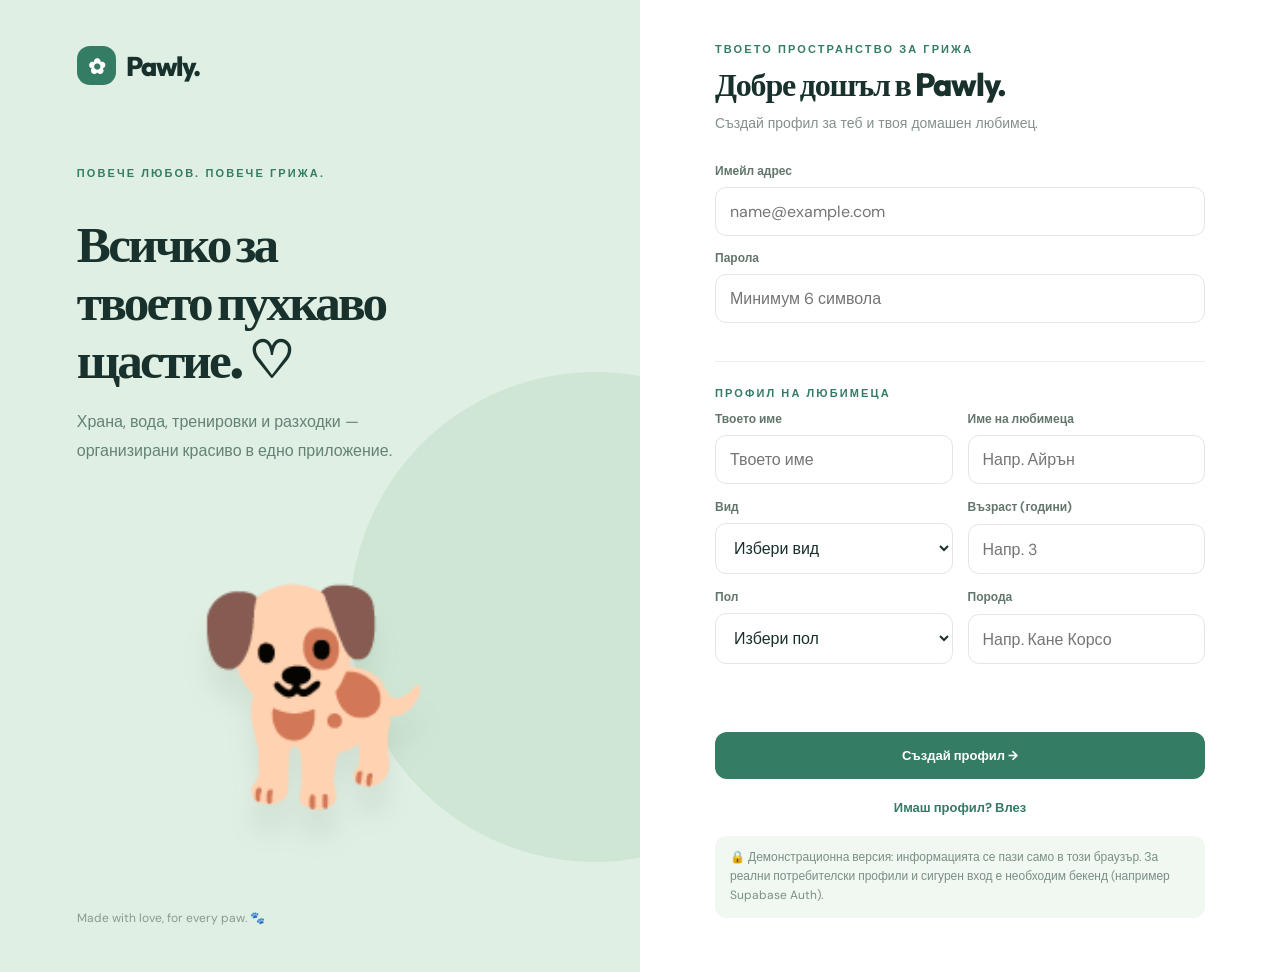
<file: index.html>
<!doctype html><html lang="bg"><head><meta charset="utf-8"><meta name="viewport" content="width=device-width,initial-scale=1"><meta name="theme-color" content="#347c63"><title>Добре дошли | Pawly</title><link rel="stylesheet" href="assets/css/style.css"></head><body data-page="auth"><div class="auth"><div class="auth-left"><a href="index.html" class="logo"><span class="logo-mark">✿</span>Pawly.</a><div class="auth-copy"><div class="eyebrow">ПОВЕЧЕ ЛЮБОВ. ПОВЕЧЕ ГРИЖА.</div><h1 class="auth-title">Всичко за<br>твоето пухкаво<br>щастие. ♡</h1><p>Храна, вода, тренировки и разходки — организирани красиво в едно приложение.</p></div><div class="auth-pet">🐕</div><div class="profile-badge">Made with love, for every paw. 🐾</div></div><div class="auth-right"><div class="auth-box"><div class="eyebrow">Твоето пространство за грижа</div><h2 id="auth-title">Добре дошъл в Pawly.</h2><p class="sub" id="auth-sub">Създай профил за теб и твоя домашен любимец.</p><form class="auth-form" id="authform"><div class="field"><label for="email">Имейл адрес</label><input class="input" id="email" type="email" autocomplete="email" placeholder="name@example.com" required></div><div class="field"><label for="password">Парола</label><input class="input" id="password" type="password" autocomplete="current-password" placeholder="Минимум 6 символа" minlength="6" required></div><div id="signup-fields"><div class="divider"></div><p class="eyebrow">Профил на любимеца</p><div class="form-grid"><div class="field"><label for="owner">Твоето име</label><input class="input" id="owner" placeholder="Твоето име"></div><div class="field"><label for="petname">Име на любимеца</label><input class="input" id="petname" placeholder="Напр. Айрън"></div><div class="field"><label for="species">Вид</label><select class="select" id="species"><option value="">Избери вид</option><option value="dog">Куче</option><option value="cat">Котка</option></select></div><div class="field"><label for="age">Възраст (години)</label><input class="input" id="age" type="number" min="0" max="40" step="0.1" placeholder="Напр. 3"></div><div class="field"><label for="sex">Пол</label><select class="select" id="sex"><option value="">Избери пол</option><option>Мъжки</option><option>Женски</option></select></div><div class="field"><label for="breed">Порода</label><input class="input" id="breed" placeholder="Напр. Кане Корсо"></div></div></div><p class="error" id="error" aria-live="polite"></p><button type="submit" id="submit" class="action auth-submit">Създай профил →</button></form><div class="auth-toggle"><button id="switch" class="switch" type="button">Имаш профил? Влез</button></div><p class="notice">🔒 Демонстрационна версия: информацията се пази само в този браузър. За реални потребителски профили и сигурен вход е необходим бекенд (например Supabase Auth).</p></div></div></div><script src="assets/js/app.js"></script></body></html>
</file>
<file: assets/css/style.css>
@import url('https://fonts.googleapis.com/css2?family=DM+Sans:wght@400;500;600;700&family=Outfit:wght@400;500;600;700;800&display=swap');
:root{--bg:#f7f8f4;--card:#fff;--ink:#19312c;--muted:#84918b;--line:#e9eee8;--green:#347c63;--light:#e9f4ed;--orange:#eea96d;--shadow:0 15px 40px rgba(25,49,44,.045)}*{box-sizing:border-box}body{margin:0;background:var(--bg);font-family:'DM Sans',sans-serif;color:var(--ink)}button,input,select{font:inherit}button{cursor:pointer}a{text-decoration:none;color:inherit}.app{display:grid;grid-template-columns:260px minmax(0,1fr);min-height:100vh}.sidebar{background:#fff;border-right:1px solid var(--line);padding:30px 20px;display:flex;flex-direction:column;gap:35px;position:sticky;top:0;height:100vh}.logo{font:800 27px Outfit;letter-spacing:-1.5px;display:flex;align-items:center;gap:10px}.logo-mark{display:grid;place-items:center;background:var(--green);border-radius:13px;width:39px;height:39px;color:#fff;font-size:21px}.nav-label{font-size:10px;letter-spacing:2px;color:#abb5ae;text-transform:uppercase;margin:0 12px 12px;font-weight:800}.nav{display:grid;gap:7px}.nav a{display:flex;align-items:center;gap:13px;border-radius:12px;padding:13px 15px;font-weight:700;color:#7d8b84;font-size:14px;transition:.2s}.nav a:hover,.nav a.active{background:var(--light);color:var(--green)}.nav svg{width:19px;height:19px;stroke-width:1.9}.sidebar-bottom{margin-top:auto;background:#f5f8f3;border-radius:17px;padding:15px}.pet-avatar{width:44px;height:44px;border-radius:13px;background:#daeae0;display:grid;place-items:center;font-size:25px}.pet-mini{display:flex;align-items:center;gap:11px}.pet-mini strong{font-size:14px}.pet-mini small{display:block;color:var(--muted);margin-top:4px;font-size:11px}.main{padding:32px clamp(22px,4.3vw,66px);max-width:1700px;width:100%;margin:auto}.topbar{display:flex;justify-content:space-between;align-items:center;margin-bottom:32px;gap:20px}.crumb{font-size:13px;color:var(--muted)}.topright{display:flex;gap:12px;align-items:center}.today{font-size:13px;color:#6d8176;background:white;padding:11px 15px;border:1px solid var(--line);border-radius:30px}.icon-circle{border:1px solid var(--line);background:#fff;width:40px;height:40px;border-radius:50%;display:grid;place-items:center}.eyebrow{font-size:11px;letter-spacing:2.1px;color:var(--green);text-transform:uppercase;font-weight:800}.heading{font-family:Outfit;font-size:clamp(28px,3vw,42px);letter-spacing:-1.5px;line-height:1.15;margin:10px 0}.sub{color:var(--muted);font-size:14px;line-height:1.65;margin:0 0 24px}.hero{display:grid;grid-template-columns:1.25fr .75fr;gap:20px;background:#dceee1;border-radius:24px;overflow:hidden;min-height:244px;margin-bottom:24px}.hero-copy{padding:35px 40px}.hero h2{font:700 clamp(27px,3vw,39px) Outfit;margin:8px 0}.hero p{color:#5d766c;line-height:1.7;max-width:430px}.hero-art{display:flex;align-items:end;justify-content:center;position:relative;background:radial-gradient(circle at 55% 48%,#c7e1d0 0 33%,transparent 33.5%)}.hero-art img{object-fit:contain;max-height:275px;max-width:100%;filter:drop-shadow(0 12px 10px #62887526)}.hero-emoji{font-size:130px;align-self:center;filter:drop-shadow(0 15px 8px #5e77621e)}.stats{display:grid;grid-template-columns:repeat(4,minmax(0,1fr));gap:17px;margin-bottom:22px}.card{background:var(--card);border:1px solid #edf0eb;border-radius:19px;padding:23px;box-shadow:var(--shadow)}.metric{display:flex;justify-content:space-between;align-items:flex-start;gap:8px}.metric-ico{height:42px;width:42px;border-radius:13px;display:grid;place-items:center;font-size:21px;background:#f0f7f1}.metric .value{font:700 28px Outfit;letter-spacing:-.6px;margin:18px 0 2px}.muted{color:var(--muted)}.small{font-size:12px}.card-title{font:700 18px Outfit;margin:0 0 7px}.section-head{display:flex;align-items:center;justify-content:space-between;margin:26px 0 14px;gap:12px}.section-head h3{font:700 20px Outfit;margin:0}.link{color:var(--green);font-weight:800;font-size:12px}.cols{display:grid;grid-template-columns:1.3fr .7fr;gap:20px}.progress{height:9px;background:#edf1ec;border-radius:100px;overflow:hidden;margin:15px 0 10px}.bar{height:100%;width:0;background:var(--green);border-radius:100px;transition:width .3s}.row{display:flex;align-items:center;justify-content:space-between;gap:14px}.action{border:0;background:var(--green);color:#fff;border-radius:12px;padding:12px 17px;font-weight:800;font-size:13px}.action:hover{background:#28694f}.action.light{background:#eef7ef;color:var(--green)}.action.light:hover{background:#ddefdf}.action.outline{background:#fff;color:var(--green);border:1px solid #cfe3d4}.input,.select{width:100%;border-radius:11px;border:1px solid #e0e8e1;background:#fff;padding:13px 14px;outline:0;color:var(--ink);min-height:46px}.input:focus,.select:focus{border-color:var(--green);box-shadow:0 0 0 3px #347c6318}.field{display:grid;gap:8px}.field label{font-size:12px;font-weight:800;color:#62766b}.form-grid{display:grid;grid-template-columns:repeat(2,minmax(0,1fr));gap:15px}.formline{display:flex;gap:12px;flex-wrap:wrap;align-items:end}.formline .field{flex:1;min-width:140px}.panel-grid{display:grid;grid-template-columns:1fr 1fr;gap:22px}.big-number{font:800 62px Outfit;letter-spacing:-3px;margin:20px 0 5px}.quick{display:grid;grid-template-columns:repeat(3,1fr);gap:10px}.quick button{background:#f3f8f4;border:1px solid #e3eee5;border-radius:13px;padding:17px;font-weight:800;color:var(--green)}.quick button:hover{background:#e1f1e4}.log{display:grid;gap:0}.log-item{display:flex;align-items:center;justify-content:space-between;padding:15px 0;border-bottom:1px solid var(--line);gap:14px;font-size:13px}.log-item:last-child{border:0}.pill{background:#eaf5ee;color:var(--green);padding:6px 10px;border-radius:30px;font-size:11px;font-weight:800}.empty{font-size:13px;color:var(--muted);padding:18px 0}.train-list{display:grid;gap:12px}.train-item{border:1px solid var(--line);padding:18px;border-radius:15px;display:flex;align-items:center;gap:14px}.train-item.done{background:#f0f7f1}.train-item input{accent-color:var(--green);width:20px;height:20px}.train-icon{height:44px;width:44px;display:grid;place-items:center;background:#f1f6ef;border-radius:12px;font-size:22px}.train-item strong{font-size:14px}.train-item p{font-size:12px;color:var(--muted);margin:5px 0 0}.train-time{margin-left:auto;font-size:12px;color:var(--muted);white-space:nowrap}.map{position:relative;height:270px;border-radius:17px;overflow:hidden;background-color:#e5efe3;background-image:linear-gradient(35deg,transparent 44%,#fff 44% 48%,transparent 48%),linear-gradient(132deg,transparent 47%,#fff 47% 51%,transparent 51%),linear-gradient(15deg,#d5e6d7 15%,transparent 15%),repeating-linear-gradient(90deg,transparent 0 65px,#d5e4d5 66px 67px);margin:12px 0}.map:after{content:'Illustrative route preview';position:absolute;bottom:11px;right:12px;font-size:10px;color:#668476;background:#ffffffdd;padding:6px;border-radius:7px}.map svg{position:absolute;width:100%;height:100%}.walk-controls{display:flex;gap:10px;flex-wrap:wrap;margin-top:14px}.timer{font:800 46px Outfit;letter-spacing:-1px}.notice{font-size:12px;color:#799086;background:#f1f7f1;border-radius:11px;padding:12px 15px;line-height:1.6}.auth{min-height:100vh;display:grid;grid-template-columns:1fr 1fr;background:white}.auth-left{background:#e0efe3;min-height:100vh;display:flex;flex-direction:column;justify-content:space-between;padding:46px clamp(30px,6vw,95px);position:relative;overflow:hidden}.auth-left:after{content:'';width:490px;height:490px;background:#cbe4d2;border-radius:50%;position:absolute;right:-200px;bottom:110px;opacity:.8}.auth-copy{z-index:1}.auth-title{font:800 clamp(36px,4vw,65px)/1.13 Outfit;letter-spacing:-2.8px;margin:35px 0 20px}.auth-left p{line-height:1.8;color:#638374;max-width:370px}.auth-pet{font-size:clamp(120px,16vw,240px);text-align:center;z-index:1;filter:drop-shadow(0 28px 12px #48634c18)}.auth-right{display:flex;align-items:center;justify-content:center;padding:42px 25px}.auth-box{width:min(100%,490px)}.auth-box h2{font:800 32px Outfit;letter-spacing:-1.2px;margin:8px 0}.auth-box .sub{margin-bottom:28px}.auth-form{display:grid;gap:14px}.auth-submit{width:100%;padding:15px}.switch{background:none;border:none;color:var(--green);font-weight:800}.auth-toggle{text-align:center;font-size:13px;color:var(--muted);margin:19px 0}.error{color:#ba4739;font-size:12px;min-height:16px}.divider{height:1px;background:var(--line);margin:24px 0}.profile-badge{font-size:12px;color:#8a988e}.toast{position:fixed;right:24px;bottom:24px;background:var(--ink);color:#fff;padding:13px 18px;border-radius:12px;box-shadow:0 12px 25px #0002;z-index:50;font-size:13px}.mobilebar{display:none}.secondary-info{font-size:12px;color:var(--muted);margin-top:6px}
@media(max-width:1060px){.app{grid-template-columns:210px 1fr}.sidebar{padding:24px 13px}.main{padding:25px}.stats{grid-template-columns:repeat(2,1fr)}.hero{grid-template-columns:1fr .65fr}}@media(max-width:740px){.app{display:block;padding-bottom:75px}.sidebar{display:none}.mobilebar{position:fixed;z-index:40;display:flex;align-items:center;justify-content:space-around;bottom:0;left:0;width:100%;height:70px;background:#fff;border-top:1px solid var(--line);padding:6px}.mobilebar a{text-align:center;font-size:10px;color:#809188;display:grid;justify-items:center;gap:3px}.mobilebar a.active{color:var(--green);font-weight:800}.mobilebar svg{width:22px;height:22px}.main{padding:22px 18px}.topbar{margin-bottom:20px}.hero{min-height:170px;grid-template-columns:1fr .4fr}.hero-copy{padding:20px}.hero p{font-size:12px}.hero-art .hero-emoji{font-size:75px}.stats{gap:10px}.card{padding:17px}.cols,.panel-grid{grid-template-columns:1fr}.metric .value{font-size:24px}.auth{grid-template-columns:1fr}.auth-left{display:none}.auth-right{min-height:100vh;padding:22px}.form-grid{gap:10px}.big-number{font-size:48px}.train-time{display:none}}
</file>
